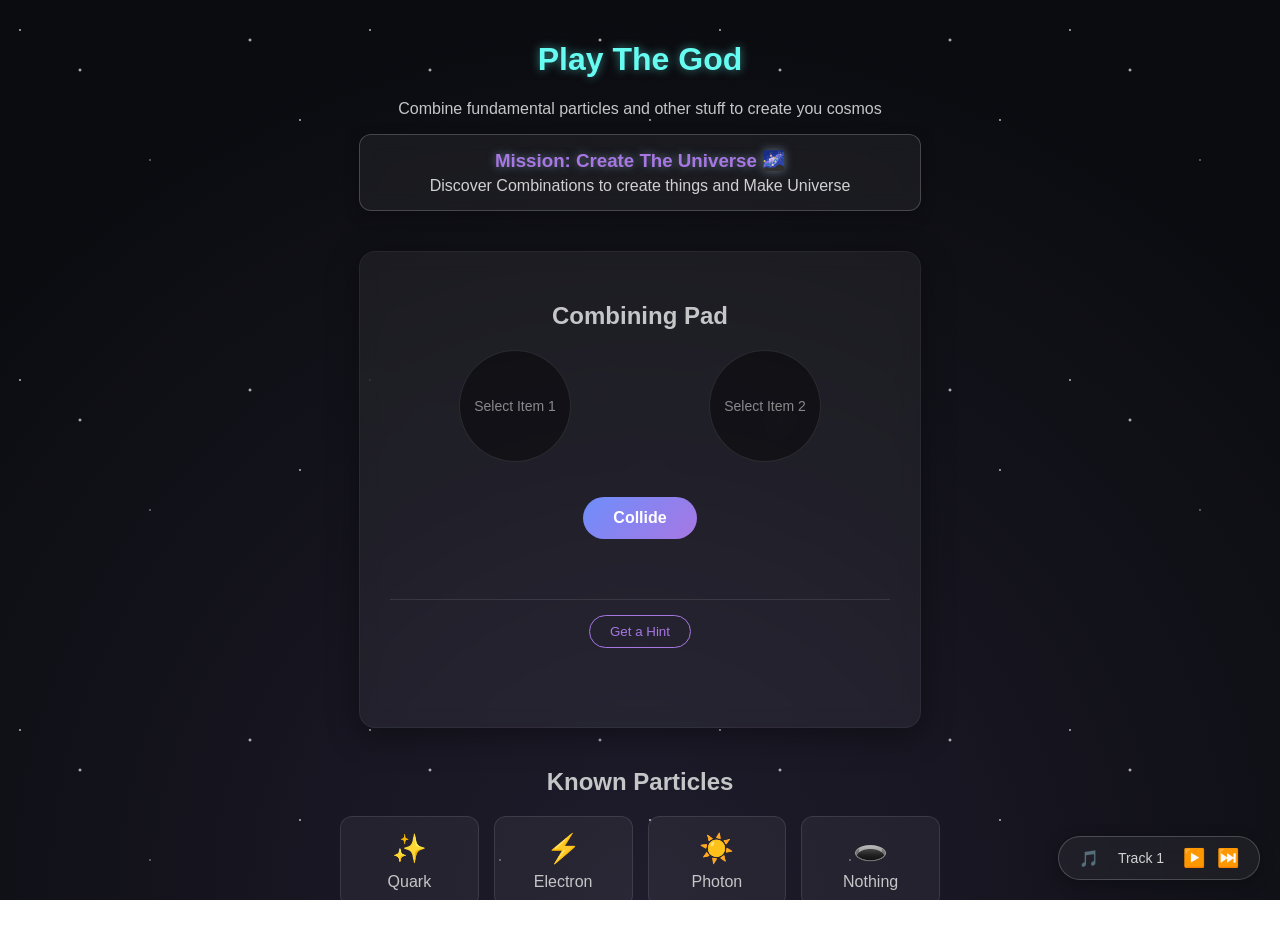
<file: templates/index.html>
<!DOCTYPE html>
<html lang="en">
<head>
    <meta charset="UTF-8">
    <meta name="viewport" content="width=device-width, initial-scale=1.0">
    <title>PlayTheGod</title>
    <link rel="stylesheet" href="../static/css/style.css">
</head>
<body>

    <header>
        <h1>Play The God</h1>
        <p>Combine fundamental particles and other stuff to create you cosmos</p>
    </header>

    <div id="goal-tracker">
        <h3>Mission: Create The Universe 🌌</h3>
        <p id="goal-text">Discover Combinations to create things and Make Universe</p>
    </div>
    
    <main class="game-container">
        <section id="combining-pad">
            <h2>Combining Pad</h2>
            <div class="slots">
                <div id="slot-1" class="slot">Select Item 1</div>
                <div id="slot-2" class="slot">Select Item 2</div>
            </div>
            <button id="combine-btn">Collide</button>
            <p id="result-message"></p>

            <div id="hint-section" style="margin-top: 20px; padding-top: 15px; border-top: 1px solid rgba(255, 255, 255, 0.1);">
                <button id="hint-btn" style="background: transparent; color: #a777e3; border: 1px solid #a777e3; padding: 8px 20px; border-radius: 20px; cursor: pointer; transition: 0.3s;">Get a Hint</button>
                <p id="hint-message" style="color: #c5c6c7; font-style: italic; font-size: 14px; margin-top: 15px; min-height: 20px;"></p>
            </div>
        </div>
    </section>

        <search id="inventory">
            <h2>Known Particles</h2>
            <div class="inventory-grid" id="elements-list">
                <div class="element" data-name="Quark"><span class="icon">✨</span>Quark</div>
                <div class="element" data-name="Electron"><span class="icon">⚡</span>Electron</div>
                <div class="element" data-name="Photon"><span class="icon">☀️</span>Photon</div>
                <div class="element" data-name="Nothing"><span class="icon">🕳️</span>Nothing</div>
            </div>
        </search>
    </main>

    <div id="music-player">
        <span class="icon">🎵</span>
        <span id="track-name">Track 1</span>
        <button id="play-pause-btn">▶️</button>
        <button id="next-btn">⏭️</button>
    </div>

<script src="../static/js/script.js"></script>
</body>
</html>
</file>
<file: static/css/style.css>
/* Space Vibe */
body {
    background: radial-gradient(circle at center bottom,#1f1c2c 0%, #0b0c10 80%);
    background-attachment: fixed;
    color: #c5c6c7;
    font-family: 'Segoe UI', Tahoma, Geneva, Verdana, sans-serif;
    margin: 0;
    padding: 20px;
    text-align: center;
    min-height: 100vh; 
}

body::before {
    content: "";
    position: fixed;
    top: 0; left: 0; width: 100vw; height: 100vh;
    z-index: -1;
    background-image: 
        radial-gradient(1.5px 1.5px at 20px 30px, #ffffff, rgba(0,0,0,0)),
        radial-gradient(2px 2px at 80px 70px, #ffffff, rgba(0,0,0,0)),
        radial-gradient(1px 1px at 150px 160px, #ffffff, rgba(0,0,0,0)),
        radial-gradient(2px 2px at 250px 40px, #ffffff, rgba(0,0,0,0)),
        radial-gradient(1.5px 1.5px at 300px 120px, #ffffff, rgba(0,0,0,0));
    background-repeat: repeat;
    background-size: 350px 350px;
    animation: twinkle 4s infinite alternate;
}

/* stars twinkle*/
@keyframes twinkle {
    0% { opacity: 0.3; }
    100% { opacity: 1; }
}

header h1 {
    color: #66fcf1;
    text-shadow: 0 0 10px rgba(102, 252, 241, 0.5);
}

/* The Combining Area */
#combining-pad {
    margin: 40px auto;
    padding: 30px;
    border: 1px solid rgba(255, 255, 255, 0.05);
    border-radius: 16px;
    background: rgba(255, 255, 255, 0.05);
    backdrop-filter: blur(10px);
    box-shadow: 0 8px 32px 0 rgba(0,0,0,0.37);
    max-width: 500px;
}

.slots {
    display: flex;
    justify-content: space-around;
    margin: 20px 0;
}

.slot {
    width: 110px;
    height: 110px;
    background: rgba(0,0,0,0.4);
    border: 1px solid rgba(255, 255, 255, 0.1);
    display: flex;
    flex-direction: column;
    align-items: center;
    justify-content: center;
    border-radius: 50%;
    color: rgba(255, 255, 255, 0.5);
    font-size: 14px;
    transition: 0.3s;
}

#combine-btn {
    background: linear-gradient(135deg,#6e8efb, #a777e3);
    color: white;
    border: none;
    padding: 12px 30px;
    font-size: 16px;
    font-weight: bold;
    border-radius: 50px;
    cursor: pointer;
    margin-top: 15px;
    transition: transform 0.2, box-shadow 0.2s;
}

#combine-btn:hover {
    transform: translateY(-2px);
    box-shadow: 0 10px 20px rgba(167, 199, 227, 0.4);
}

#result-message {
    margin-top: 20px;
    font-weight: bold;
    min-height: 20px;
}

/* The Inventory Grid */
.inventory-grid {
    display: grid;
    grid-template-columns: repeat(auto-fit, minmax(100px, 1fr));
    gap: 15px;
    max-width: 600px;
    margin: 0 auto;
}

.element {
    background: rgba(255, 255, 255, 0.05);
    border: 1px solid rgba(255, 255, 255, 0.1);
    padding: 15px;
    border-radius: 12px;
    cursor: pointer;
    transition: 0.3s;
    display: flex;
    flex-direction: column;
    align-items: center;
    gap: 8px;
}

.element:hover {
    background: rgba(255, 255, 255, 0.15);
    border-color: rgba(255, 255, 255, 0.15);
    transform: translateY(-4px);
}

.element .icon{
    font-size: 28px;
}

.selected {
    box-shadow: 0 0 15px #66fcf1;
    border-color: #fff;
}
/*the goal tracker*/
#goal-tracker {
    background: rgba(255, 255, 255, 0.05);
    backdrop-filter: blur(10px);
    border: 1px solid rgba(255, 255, 255, 0.2);
    border-radius: 12px;
    padding: 15px 30px;
    margin: 0 auto 30px auto;
    max-width: 500px;
    box-shadow: 0 4px 15px rgba( 0, 0, 0, 0.3);
    transition: 0.5s;
}

#goal-tracker h3 {
    margin: 0 0 5px 0;
    color: #a777e3;
    text-shadow: 0 0 10px rgba(167, 199, 227, 0.5);
}

#goal-tracker p {
    margin: 0;
    color: rgba(255, 255, 255, 0.8);
}

#music-player {
    position: fixed;
    bottom: 20px;
    right: 20px;
    background: rgba(255, 255, 255, 0.05);
    backdrop-filter: blur(10px);
    border: 1px solid rgba(255, 255, 255, 0.2);
    padding: 10px 20px;
    border-radius: 30px;
    display: flex;
    align-items: center;
    gap: 12px;
    box-shadow: 0 4px 15px rgba(0,0,0,0.3);
    z-index: 1000;
}

#music-player button {
    background: none;
    border: none;
    font-size: 18px;
    cursor: pointer;
    transition: transform 0.2s;
    padding: 0;
}

#music-player button:hover {
    transform: scale(1.2);
}

#track-name {
    color: rgba(255, 255, 255, 0.8);
    font-size: 14px;
    min-width: 60px;
}
</file>
